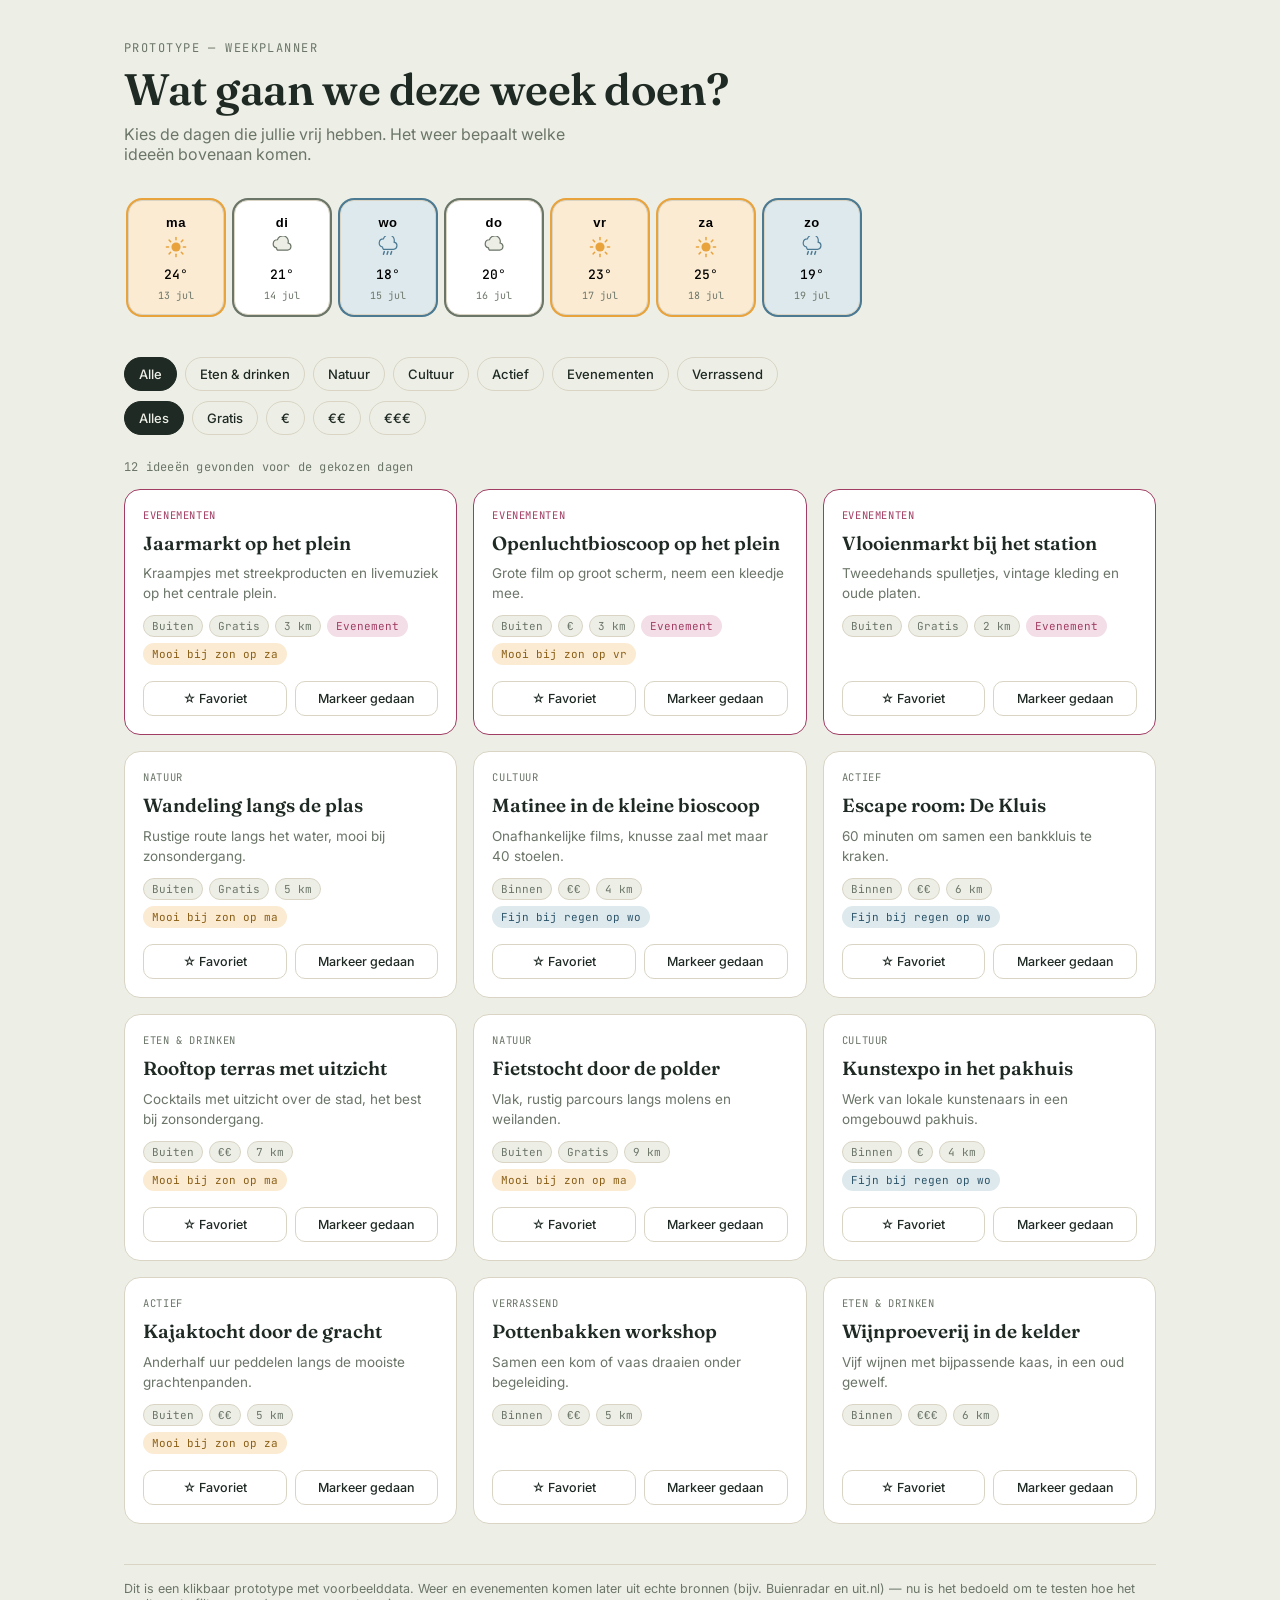
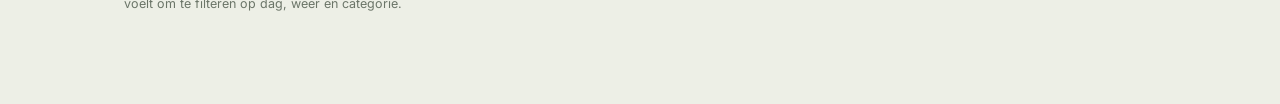
<file: date-app-prototype_2.html>
<!DOCTYPE html>
<html lang="nl">
<head>
<meta charset="UTF-8">
<meta name="viewport" content="width=device-width, initial-scale=1.0">
<title>Wat gaan we doen — prototype</title>
<link rel="preconnect" href="https://fonts.googleapis.com">
<link rel="preconnect" href="https://fonts.gstatic.com" crossorigin>
<link href="https://fonts.googleapis.com/css2?family=Fraunces:opsz,wght@9..144,400;9..144,600;9..144,700&family=Inter:wght@400;500;600;700&family=JetBrains+Mono:wght@400;500&display=swap" rel="stylesheet">
<style>
  :root{
    --ink: #1F2A24;
    --muted: #6B7568;
    --bg: #EDEFE6;
    --card: #FFFFFF;
    --line: #D9D4C4;
    --sun: #E8A33D;
    --sun-soft: #FBEBD3;
    --rain: #4C7A93;
    --rain-soft: #DEE9EE;
    --event: #A13D63;
    --event-soft: #F3DEE7;
    --radius: 16px;
  }

  *{ box-sizing: border-box; }
  html, body{ margin:0; padding:0; }
  body{
    background: var(--bg);
    color: var(--ink);
    font-family: 'Inter', sans-serif;
    -webkit-font-smoothing: antialiased;
  }
  .app{
    max-width: 1080px;
    margin: 0 auto;
    padding: 40px 24px 80px;
  }

  /* ---------- Header ---------- */
  .eyebrow{
    font-family: 'JetBrains Mono', monospace;
    font-size: 12px;
    letter-spacing: 0.12em;
    text-transform: uppercase;
    color: var(--muted);
    margin: 0 0 10px;
  }
  h1{
    font-family: 'Fraunces', serif;
    font-optical-sizing: auto;
    font-weight: 600;
    font-size: clamp(30px, 4.5vw, 44px);
    line-height: 1.08;
    margin: 0 0 10px;
    letter-spacing: -0.01em;
  }
  .tagline{
    font-size: 16px;
    color: var(--muted);
    margin: 0 0 32px;
    max-width: 480px;
  }

  /* ---------- Week strip (signature element) ---------- */
  .weekstrip{
    display: flex;
    gap: 10px;
    overflow-x: auto;
    padding: 4px 4px 14px;
    margin-bottom: 28px;
  }
  .day-chip{
    flex: 0 0 auto;
    width: 96px;
    padding: 14px 8px 12px;
    border-radius: 14px;
    border: 1px solid var(--line);
    background: var(--card);
    cursor: pointer;
    display: flex;
    flex-direction: column;
    align-items: center;
    gap: 6px;
    transition: transform .12s ease, box-shadow .12s ease, opacity .12s ease;
    user-select: none;
  }
  .day-chip:hover{ transform: translateY(-2px); }
  .day-chip:focus-visible{ outline: 2px solid var(--ink); outline-offset: 2px; }
  .day-chip.off{ opacity: 0.38; }
  .day-chip.sun.on{ box-shadow: 0 0 0 2px var(--sun); background: var(--sun-soft); }
  .day-chip.cloud.on{ box-shadow: 0 0 0 2px var(--muted); }
  .day-chip.rain.on{ box-shadow: 0 0 0 2px var(--rain); background: var(--rain-soft); }
  .day-name{
    font-weight: 700;
    font-size: 13px;
    letter-spacing: 0.04em;
  }
  .day-date{
    font-family: 'JetBrains Mono', monospace;
    font-size: 10px;
    color: var(--muted);
  }
  .day-temp{
    font-family: 'JetBrains Mono', monospace;
    font-size: 13px;
    font-weight: 500;
    margin-top: 2px;
  }

  /* ---------- Filters ---------- */
  .filters{
    display: flex;
    flex-direction: column;
    gap: 10px;
    margin-bottom: 24px;
  }
  .filter-row{
    display: flex;
    gap: 8px;
    flex-wrap: wrap;
  }
  .pill{
    font-family: 'Inter', sans-serif;
    font-size: 13px;
    font-weight: 500;
    padding: 8px 14px;
    border-radius: 999px;
    border: 1px solid var(--line);
    background: transparent;
    color: var(--ink);
    cursor: pointer;
    transition: background .12s ease, color .12s ease, border-color .12s ease;
  }
  .pill:hover{ border-color: var(--ink); }
  .pill.active{
    background: var(--ink);
    color: var(--bg);
    border-color: var(--ink);
  }

  /* ---------- Results ---------- */
  .results-meta{
    font-family: 'JetBrains Mono', monospace;
    font-size: 12px;
    color: var(--muted);
    margin-bottom: 14px;
    letter-spacing: 0.02em;
  }
  .grid{
    display: grid;
    grid-template-columns: repeat(auto-fill, minmax(250px, 1fr));
    gap: 16px;
  }
  .card{
    background: var(--card);
    border: 1px solid var(--line);
    border-radius: var(--radius);
    padding: 18px;
    display: flex;
    flex-direction: column;
    gap: 10px;
    position: relative;
    transition: box-shadow .15s ease, transform .15s ease;
  }
  .card:hover{ box-shadow: 0 6px 20px rgba(31,42,36,0.08); transform: translateY(-2px); }
  .card.is-event{ border-color: var(--event); }
  .card-top{
    display: flex;
    justify-content: space-between;
    align-items: flex-start;
    gap: 8px;
  }
  .card-category{
    font-family: 'JetBrains Mono', monospace;
    font-size: 10.5px;
    letter-spacing: 0.06em;
    text-transform: uppercase;
    color: var(--muted);
  }
  .card.is-event .card-category{ color: var(--event); }
  .card-title{
    font-family: 'Fraunces', serif;
    font-weight: 600;
    font-size: 19px;
    line-height: 1.2;
    margin: 0;
  }
  .card-desc{
    font-size: 13.5px;
    color: var(--muted);
    line-height: 1.45;
    margin: 0;
  }
  .card-meta{
    display: flex;
    flex-wrap: wrap;
    gap: 6px;
    margin-top: 2px;
  }
  .tag{
    font-family: 'JetBrains Mono', monospace;
    font-size: 11px;
    padding: 3px 8px;
    border-radius: 999px;
    background: var(--bg);
    color: var(--muted);
    border: 1px solid var(--line);
  }
  .tag.weather-match{
    background: var(--sun-soft);
    color: #8a5f16;
    border-color: transparent;
  }
  .tag.weather-match.rain-match{
    background: var(--rain-soft);
    color: #2c5468;
  }
  .tag.event-tag{
    background: var(--event-soft);
    color: var(--event);
    border-color: transparent;
  }
  .card-actions{
    display: flex;
    gap: 8px;
    margin-top: auto;
    padding-top: 6px;
  }
  .icon-btn{
    flex: 1;
    display: flex;
    align-items: center;
    justify-content: center;
    gap: 6px;
    padding: 9px 10px;
    border-radius: 10px;
    border: 1px solid var(--line);
    background: transparent;
    font-family: 'Inter', sans-serif;
    font-size: 12.5px;
    font-weight: 500;
    color: var(--ink);
    cursor: pointer;
    transition: all .12s ease;
  }
  .icon-btn:hover{ border-color: var(--ink); }
  .icon-btn.starred{ background: var(--sun-soft); border-color: var(--sun); color: #8a5f16; }
  .icon-btn.done{ background: var(--ink); color: var(--bg); border-color: var(--ink); }

  .empty-state{
    grid-column: 1 / -1;
    text-align: center;
    padding: 60px 20px;
    color: var(--muted);
  }
  .empty-state p{ font-size: 14px; margin: 6px 0 0; }

  .footnote{
    margin-top: 40px;
    font-size: 12.5px;
    color: var(--muted);
    border-top: 1px solid var(--line);
    padding-top: 16px;
  }

  @media (max-width: 480px){
    .day-chip{ width: 78px; }
  }
</style>
</head>
<body>
<div class="app">

  <p class="eyebrow">Prototype — weekplanner</p>
  <h1>Wat gaan we deze week doen?</h1>
  <p class="tagline">Kies de dagen die jullie vrij hebben. Het weer bepaalt welke ideeën bovenaan komen.</p>

  <div class="weekstrip" id="weekstrip"></div>

  <div class="filters">
    <div class="filter-row" id="categoryFilters"></div>
    <div class="filter-row" id="budgetFilters"></div>
  </div>

  <div class="results-meta" id="resultCount"></div>
  <div class="grid" id="cardGrid"></div>

  <p class="footnote">Dit is een klikbaar prototype met voorbeelddata. Weer en evenementen komen later uit echte bronnen (bijv. Buienradar en uit.nl) — nu is het bedoeld om te testen hoe het voelt om te filteren op dag, weer en categorie.</p>
</div>

<script>
  // ---------- Mock data ----------
  const week = [
    { code:'MA', label:'ma', date:'13 jul', condition:'sun',   temp:24 },
    { code:'DI', label:'di', date:'14 jul', condition:'cloud', temp:21 },
    { code:'WO', label:'wo', date:'15 jul', condition:'rain',  temp:18 },
    { code:'DO', label:'do', date:'16 jul', condition:'cloud', temp:20 },
    { code:'VR', label:'vr', date:'17 jul', condition:'sun',   temp:23 },
    { code:'ZA', label:'za', date:'18 jul', condition:'sun',   temp:25 },
    { code:'ZO', label:'zo', date:'19 jul', condition:'rain',  temp:19 },
  ];

  const categories = ['Alle','Eten & drinken','Natuur','Cultuur','Actief','Evenementen','Verrassend'];
  const budgets = ['Alles','Gratis','€','€€','€€€'];

  const ideas = [
    { id:1, title:'Jaarmarkt op het plein', category:'Evenementen', env:'outdoor', days:['ZA'], price:'Gratis', distance:'3 km', desc:'Kraampjes met streekproducten en livemuziek op het centrale plein.', isEvent:true },
    { id:2, title:'Wandeling langs de plas', category:'Natuur', env:'outdoor', days:'alle', price:'Gratis', distance:'5 km', desc:'Rustige route langs het water, mooi bij zonsondergang.' },
    { id:3, title:'Matinee in de kleine bioscoop', category:'Cultuur', env:'indoor', days:'alle', price:'€€', distance:'4 km', desc:'Onafhankelijke films, knusse zaal met maar 40 stoelen.' },
    { id:4, title:'Escape room: De Kluis', category:'Actief', env:'indoor', days:'alle', price:'€€', distance:'6 km', desc:'60 minuten om samen een bankkluis te kraken.' },
    { id:5, title:'Rooftop terras met uitzicht', category:'Eten & drinken', env:'outdoor', days:'alle', price:'€€', distance:'7 km', desc:'Cocktails met uitzicht over de stad, het best bij zonsondergang.' },
    { id:6, title:'Pottenbakken workshop', category:'Verrassend', env:'indoor', days:['DO','ZA'], price:'€€', distance:'5 km', desc:'Samen een kom of vaas draaien onder begeleiding.' },
    { id:7, title:'Vlooienmarkt bij het station', category:'Evenementen', env:'outdoor', days:['ZO'], price:'Gratis', distance:'2 km', desc:'Tweedehands spulletjes, vintage kleding en oude platen.', isEvent:true },
    { id:8, title:'Fietstocht door de polder', category:'Natuur', env:'outdoor', days:'alle', price:'Gratis', distance:'9 km', desc:'Vlak, rustig parcours langs molens en weilanden.' },
    { id:9, title:'Wijnproeverij in de kelder', category:'Eten & drinken', env:'indoor', days:['VR','ZA'], price:'€€€', distance:'6 km', desc:'Vijf wijnen met bijpassende kaas, in een oud gewelf.' },
    { id:10, title:'Kunstexpo in het pakhuis', category:'Cultuur', env:'indoor', days:'alle', price:'€', distance:'4 km', desc:'Werk van lokale kunstenaars in een omgebouwd pakhuis.' },
    { id:11, title:'Openluchtbioscoop op het plein', category:'Evenementen', env:'outdoor', days:['VR'], price:'€', distance:'3 km', desc:'Grote film op groot scherm, neem een kleedje mee.', isEvent:true },
    { id:12, title:'Kajaktocht door de gracht', category:'Actief', env:'outdoor', days:['ZA','ZO'], price:'€€', distance:'5 km', desc:'Anderhalf uur peddelen langs de mooiste grachtenpanden.' },
  ];

  // ---------- State ----------
  const state = {
    selectedDays: new Set(week.map(d => d.code)),
    category: 'Alle',
    budget: 'Alles',
    starred: new Set(),
    done: new Set(),
  };

  // ---------- Icons ----------
  function weatherIcon(condition){
    if(condition === 'sun'){
      return '<svg width="22" height="22" viewBox="0 0 24 24" fill="none"><circle cx="12" cy="12" r="5" fill="#E8A33D"/><g stroke="#E8A33D" stroke-width="1.6" stroke-linecap="round"><line x1="12" y1="1.5" x2="12" y2="4"/><line x1="12" y1="20" x2="12" y2="22.5"/><line x1="1.5" y1="12" x2="4" y2="12"/><line x1="20" y1="12" x2="22.5" y2="12"/><line x1="4.5" y1="4.5" x2="6.2" y2="6.2"/><line x1="17.8" y1="17.8" x2="19.5" y2="19.5"/><line x1="4.5" y1="19.5" x2="6.2" y2="17.8"/><line x1="17.8" y1="6.2" x2="19.5" y2="4.5"/></g></svg>';
    }
    if(condition === 'rain'){
      return '<svg width="22" height="22" viewBox="0 0 24 24" fill="none"><path d="M6 12a4.5 4.5 0 0 1 1-8.9A6 6 0 0 1 18.6 6.6 4 4 0 0 1 18 14.5H7A4.5 4.5 0 0 1 6 12Z" fill="#DEE9EE" stroke="#4C7A93" stroke-width="1.3"/><g stroke="#4C7A93" stroke-width="1.6" stroke-linecap="round"><line x1="8" y1="17" x2="7" y2="20"/><line x1="12" y1="17" x2="11" y2="20"/><line x1="16" y1="17" x2="15" y2="20"/></g></svg>';
    }
    return '<svg width="22" height="22" viewBox="0 0 24 24" fill="none"><path d="M6 13a4.5 4.5 0 0 1 1-8.9A6 6 0 0 1 18.6 7.6 4 4 0 0 1 18 15.5H7A4.5 4.5 0 0 1 6 13Z" fill="#EDEFE6" stroke="#6B7568" stroke-width="1.3"/></svg>';
  }

  // ---------- Render: week strip ----------
  const weekstripEl = document.getElementById('weekstrip');
  function renderWeekstrip(){
    weekstripEl.innerHTML = '';
    week.forEach(d => {
      const on = state.selectedDays.has(d.code);
      const chip = document.createElement('button');
      chip.className = `day-chip ${d.condition} ${on ? 'on' : 'off'}`;
      chip.setAttribute('type','button');
      chip.setAttribute('aria-pressed', on);
      chip.innerHTML = `
        <span class="day-name">${d.label}</span>
        ${weatherIcon(d.condition)}
        <span class="day-temp">${d.temp}°</span>
        <span class="day-date">${d.date}</span>
      `;
      chip.addEventListener('click', () => {
        if(state.selectedDays.has(d.code)){
          state.selectedDays.delete(d.code);
        } else {
          state.selectedDays.add(d.code);
        }
        renderWeekstrip();
        renderCards();
      });
      weekstripEl.appendChild(chip);
    });
  }

  // ---------- Render: filter pills ----------
  function renderPillGroup(container, options, current, onSelect){
    container.innerHTML = '';
    options.forEach(opt => {
      const pill = document.createElement('button');
      pill.className = `pill ${opt === current ? 'active' : ''}`;
      pill.type = 'button';
      pill.textContent = opt;
      pill.addEventListener('click', () => onSelect(opt));
      container.appendChild(pill);
    });
  }

  const categoryEl = document.getElementById('categoryFilters');
  const budgetEl = document.getElementById('budgetFilters');
  function renderFilters(){
    renderPillGroup(categoryEl, categories, state.category, (opt) => {
      state.category = opt; renderFilters(); renderCards();
    });
    renderPillGroup(budgetEl, budgets, state.budget, (opt) => {
      state.budget = opt; renderFilters(); renderCards();
    });
  }

  // ---------- Matching logic ----------
  function cardDayList(card){
    return card.days === 'alle' ? week.map(d => d.code) : card.days;
  }

  function weatherMatchForCard(card){
    const relevantDays = cardDayList(card).filter(code => state.selectedDays.has(code));
    for(const code of relevantDays){
      const day = week.find(d => d.code === code);
      if(card.env === 'outdoor' && day.condition === 'sun'){
        return { label: `Mooi bij zon op ${day.label}`, type: 'sun' };
      }
      if(card.env === 'indoor' && day.condition === 'rain'){
        return { label: `Fijn bij regen op ${day.label}`, type: 'rain' };
      }
    }
    return null;
  }

  function matchScore(card){
    const match = weatherMatchForCard(card);
    return (card.isEvent ? 2 : 0) + (match ? 1 : 0);
  }

  // ---------- Render: cards ----------
  const gridEl = document.getElementById('cardGrid');
  const countEl = document.getElementById('resultCount');

  function renderCards(){
    const visible = ideas.filter(card => {
      const dayMatch = cardDayList(card).some(code => state.selectedDays.has(code));
      const catMatch = state.category === 'Alle' || card.category === state.category;
      const budgetMatch = state.budget === 'Alles' || card.price === state.budget;
      return dayMatch && catMatch && budgetMatch;
    }).sort((a,b) => matchScore(b) - matchScore(a));

    countEl.textContent = `${visible.length} ${visible.length === 1 ? 'idee' : 'ideeën'} gevonden voor de gekozen dagen`;

    gridEl.innerHTML = '';
    if(visible.length === 0){
      gridEl.innerHTML = `<div class="empty-state">
        <p>Geen ideeën voor deze combinatie.</p>
        <p>Zet een extra dag aan of kies een andere categorie.</p>
      </div>`;
      return;
    }

    visible.forEach(card => {
      const match = weatherMatchForCard(card);
      const starred = state.starred.has(card.id);
      const done = state.done.has(card.id);

      const el = document.createElement('div');
      el.className = `card ${card.isEvent ? 'is-event' : ''}`;
      el.innerHTML = `
        <div class="card-top">
          <span class="card-category">${card.category}</span>
        </div>
        <h3 class="card-title">${card.title}</h3>
        <p class="card-desc">${card.desc}</p>
        <div class="card-meta">
          <span class="tag">${card.env === 'indoor' ? 'Binnen' : 'Buiten'}</span>
          <span class="tag">${card.price}</span>
          <span class="tag">${card.distance}</span>
          ${card.isEvent ? '<span class="tag event-tag">Evenement</span>' : ''}
          ${match ? `<span class="tag weather-match ${match.type === 'rain' ? 'rain-match' : ''}">${match.label}</span>` : ''}
        </div>
        <div class="card-actions">
          <button type="button" class="icon-btn star-btn ${starred ? 'starred' : ''}">${starred ? '★ Favoriet' : '☆ Favoriet'}</button>
          <button type="button" class="icon-btn done-btn ${done ? 'done' : ''}">${done ? '✓ Gedaan' : 'Markeer gedaan'}</button>
        </div>
      `;

      el.querySelector('.star-btn').addEventListener('click', () => {
        starred ? state.starred.delete(card.id) : state.starred.add(card.id);
        renderCards();
      });
      el.querySelector('.done-btn').addEventListener('click', () => {
        done ? state.done.delete(card.id) : state.done.add(card.id);
        renderCards();
      });

      gridEl.appendChild(el);
    });
  }

  // ---------- Init ----------
  renderWeekstrip();
  renderFilters();
  renderCards();
</script>
</body>
</html>
</file>
